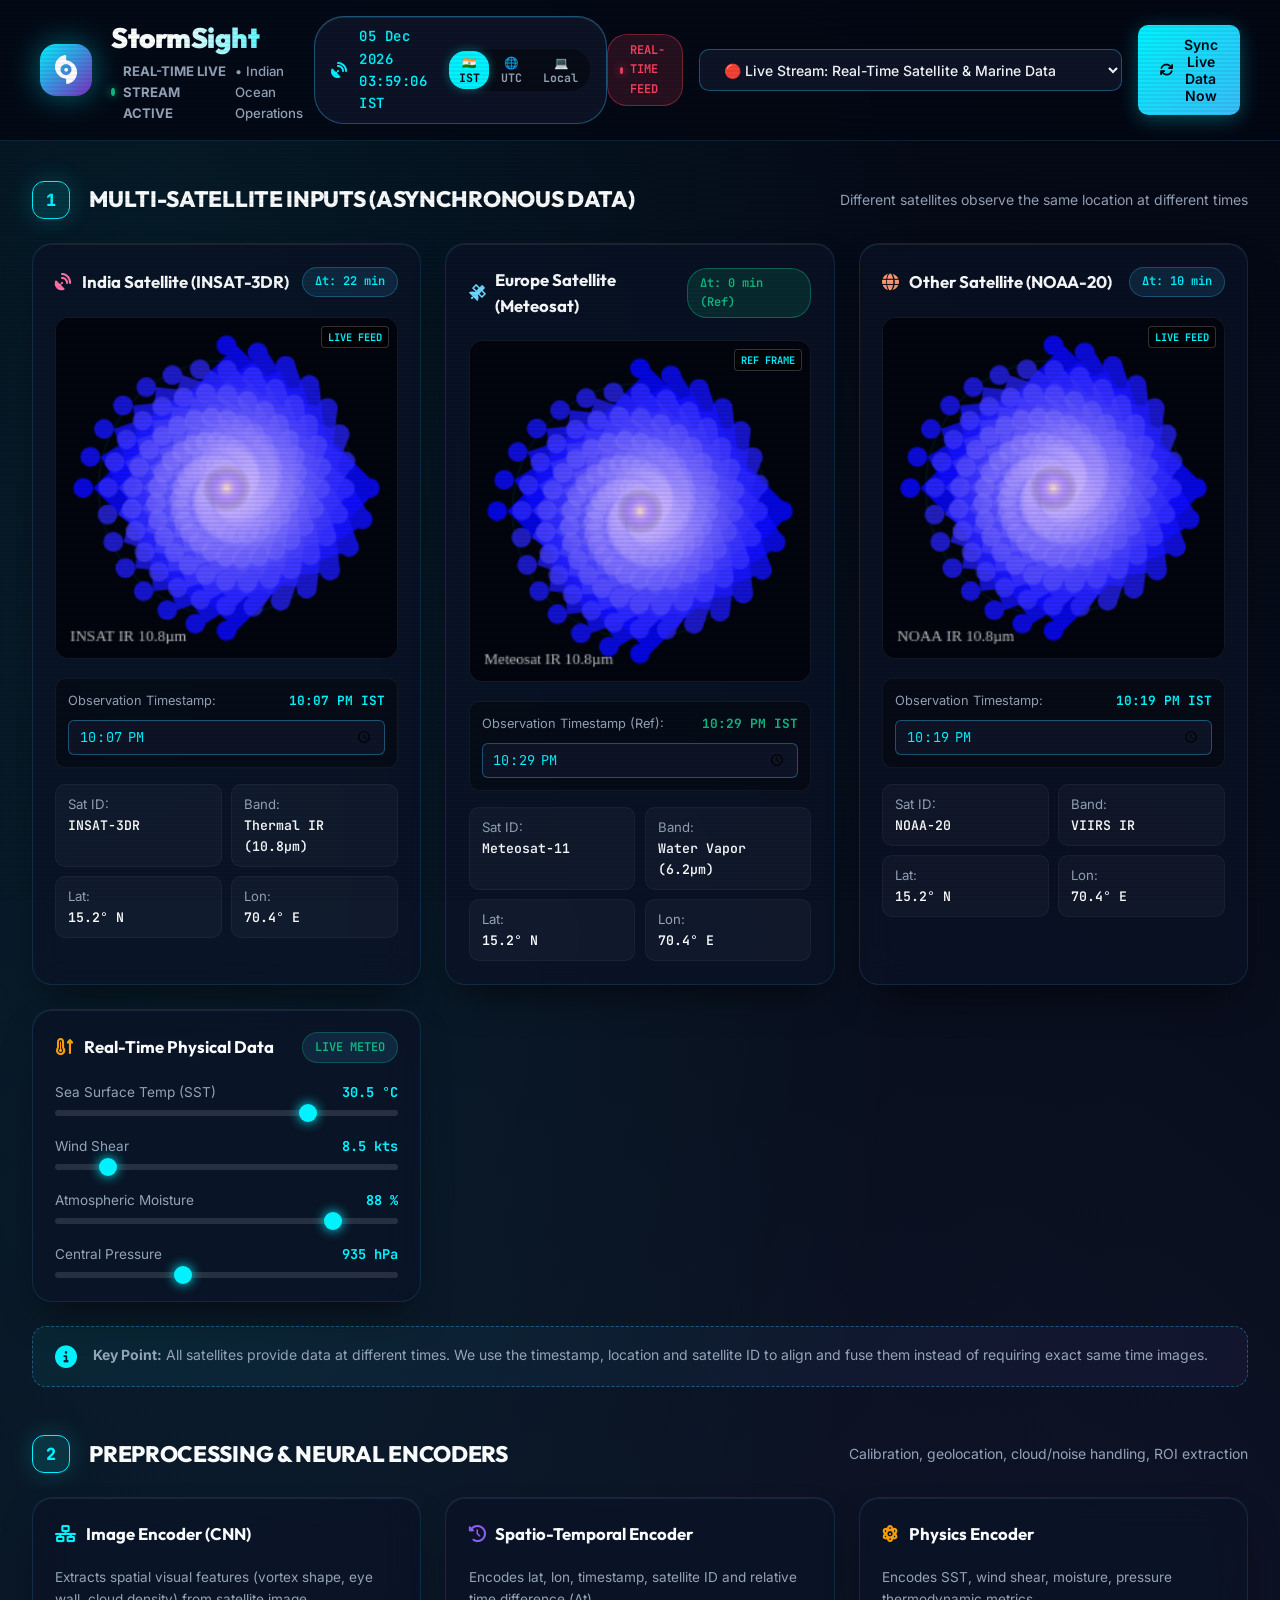
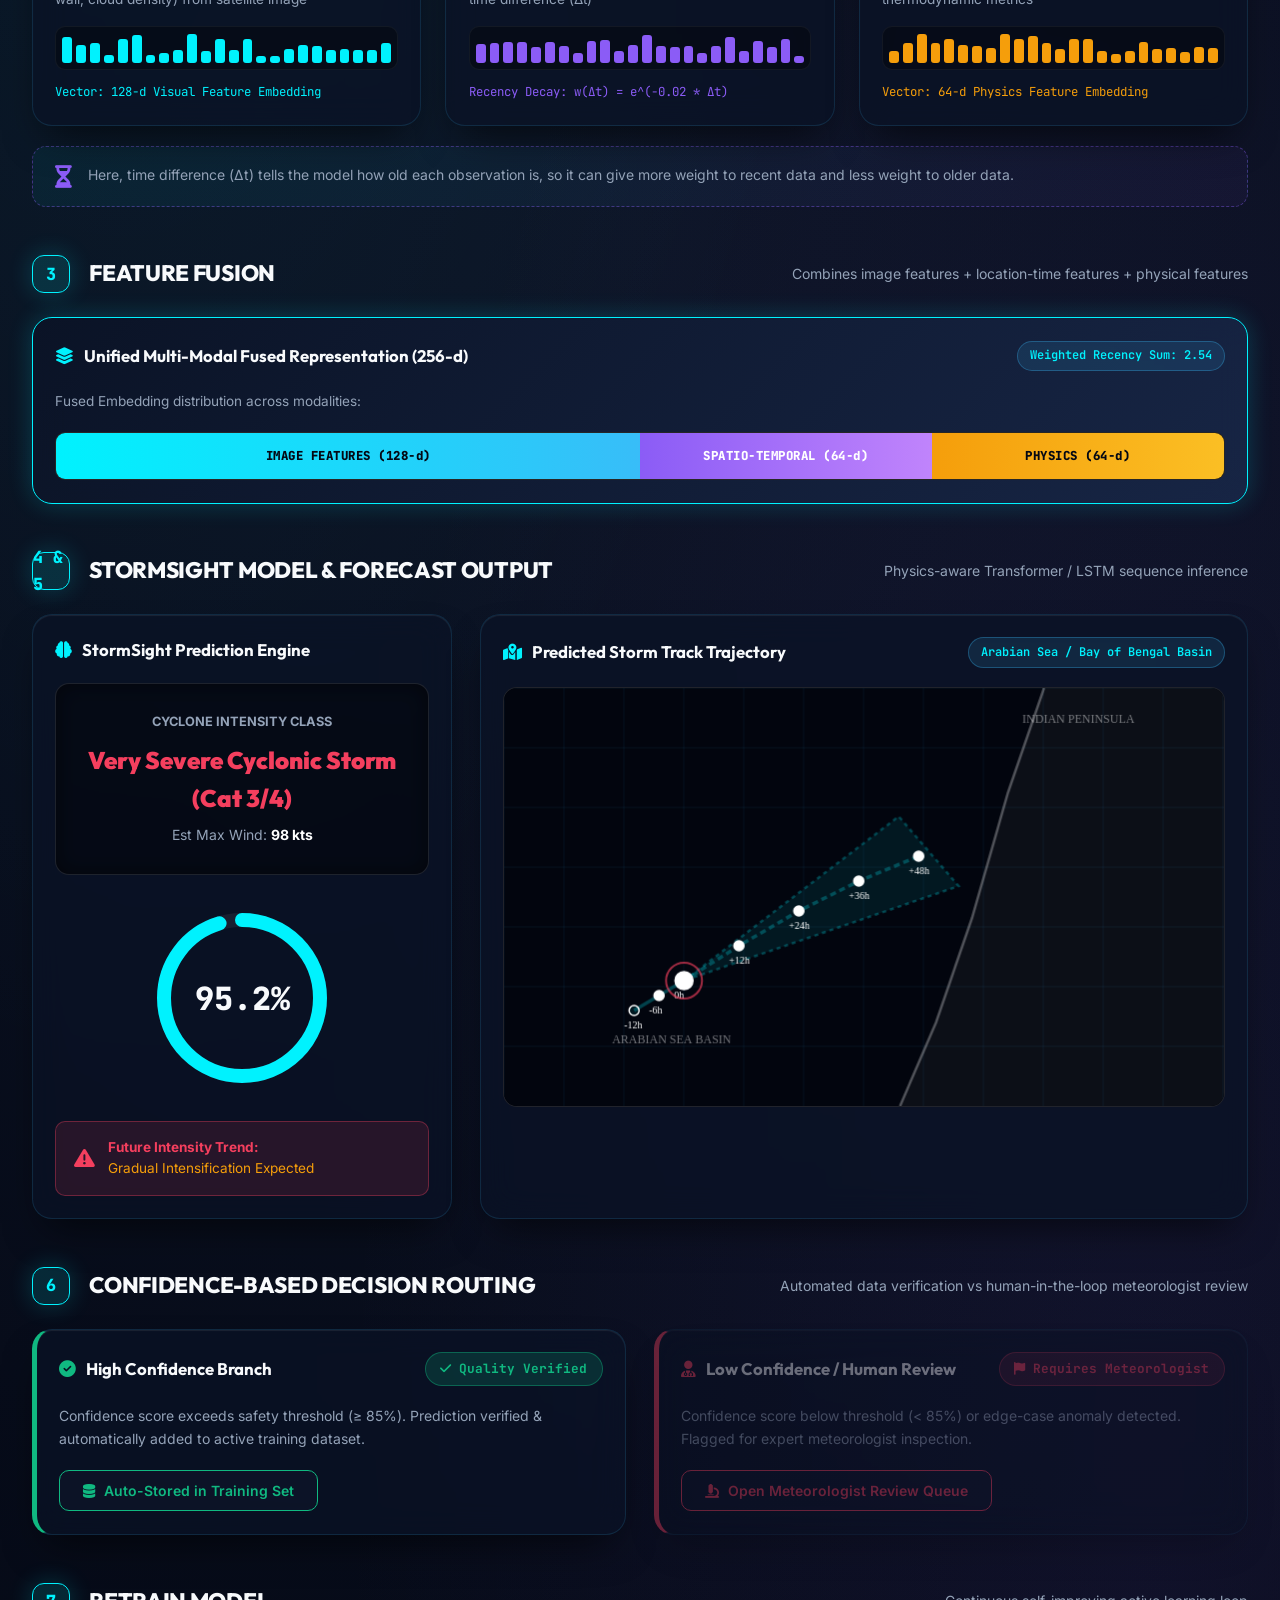
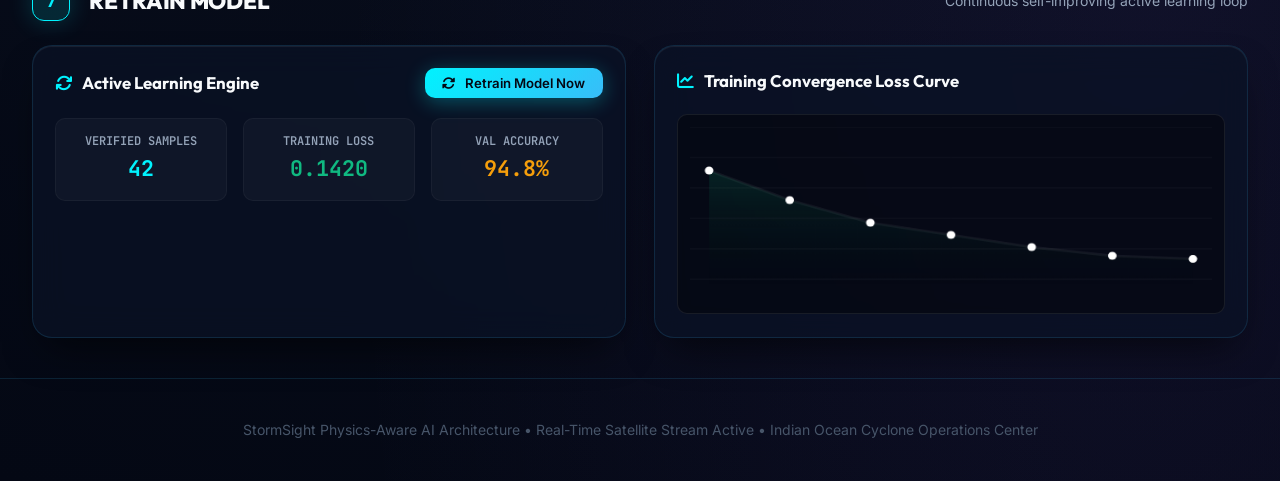
<file: index.html>
<!DOCTYPE html>
<html lang="en">
<head>
  <meta charset="UTF-8">
  <meta name="viewport" content="width=device-width, initial-scale=1.0">
  <title>StormSight - Real-Time Physics-Aware AI Cyclone Prediction</title>
  <meta name="description" content="Real-Time Physics-Aware AI system fusing multi-satellite asynchronous observations and thermodynamic parameters for early cyclone prediction.">
  <link rel="stylesheet" href="style.css">
  <link rel="stylesheet" href="https://cdnjs.cloudflare.com/ajax/libs/font-awesome/6.4.0/css/all.min.css">
</head>
<body>

  <!-- Header -->
  <header class="header">
    <div class="brand">
      <div class="brand-icon-wrapper">
        <div class="brand-icon">
          <i class="fa-solid fa-hurricane"></i>
        </div>
      </div>
      <div class="brand-text">
        <h1>StormSight</h1>
        <p><span class="status-dot"></span> <strong>REAL-TIME LIVE STREAM ACTIVE</strong> • Indian Ocean Operations</p>
      </div>
    </div>

    <!-- Indian Standard Time (IST) Clock & Live Ticker -->
    <div class="time-clock-badge">
      <i class="fa-solid fa-satellite-dish" style="color: var(--primary-cyan); animation: pulseDot 1.5s infinite;"></i>
      <span id="liveClockDisplay" class="clock-text">Loading Live IST Time...</span>
      <div class="time-zone-toggle">
        <button id="tzIST" class="tz-btn active">🇮🇳 IST</button>
        <button id="tzUTC" class="tz-btn">🌐 UTC</button>
        <button id="tzLOCAL" class="tz-btn">💻 Local</button>
      </div>
    </div>

    <div class="header-actions">
      <div id="liveStreamBadge" class="live-stream-badge">
        <span class="live-pulse"></span> REAL-TIME FEED
      </div>
      <select id="scenarioSelect" class="scenario-select" aria-label="Select Cyclone Preset Scenario">
        <option value="live">🔴 Live Stream: Real-Time Satellite & Marine Data</option>
        <option value="amphan">Real Case: Super Cyclonic Storm Amphan (May 2020)</option>
        <option value="katrina">Real Case: Hurricane Katrina (Aug 2005)</option>
        <option value="fani">Real Case: Cyclone Fani (May 2019)</option>
        <option value="severe">Preset: Very Severe Cyclone (Category 4)</option>
        <option value="rapid">Preset: Rapid Intensification (High Risk)</option>
        <option value="weakening">Preset: High Shear Dissipating Storm</option>
      </select>
      <button id="btnFetchLiveData" class="btn btn-primary">
        <i class="fa-solid fa-arrows-rotate"></i> Sync Live Data Now
      </button>
    </div>
  </header>

  <main class="app-container">

    <!-- STAGE 1: MULTI-SATELLITE INPUTS (ASYNCHRONOUS DATA) -->
    <section class="pipeline-section">
      <div class="section-header">
        <div class="section-number">1</div>
        <h2 class="section-title">Multi-Satellite Inputs (Asynchronous Data)</h2>
        <span class="section-desc">Different satellites observe the same location at different times</span>
      </div>

      <div class="satellite-grid">
        
        <!-- India Satellite (INSAT-3DR) -->
        <div class="card sat-card" id="cardINSAT">
          <div class="card-header">
            <span class="card-title-text"><i class="fa-solid fa-satellite-dish" style="color: #ff70a6;"></i> India Satellite (INSAT-3DR)</span>
            <span id="badgeINSAT" class="card-badge">Δt: 20 min</span>
          </div>

          <div class="sat-canvas-container">
            <canvas id="canvasINSAT" class="sat-canvas"></canvas>
            <div class="sat-live-tag">LIVE FEED</div>
          </div>

          <!-- Interactive Satellite Observation Time Control -->
          <div class="sat-time-control">
            <div class="sat-time-header">
              <span>Observation Timestamp:</span>
              <strong id="labelTimeINSAT" style="color: var(--primary-cyan); font-family: var(--font-mono);">Calculating...</strong>
            </div>
            <input type="time" id="inputTimeINSAT" class="sat-time-input">
          </div>

          <div class="meta-grid">
            <div class="meta-item">Sat ID: <span>INSAT-3DR</span></div>
            <div class="meta-item">Band: <span>Thermal IR (10.8µm)</span></div>
            <div class="meta-item">Lat: <span>15.2° N</span></div>
            <div class="meta-item">Lon: <span>70.4° E</span></div>
          </div>
        </div>

        <!-- Europe Satellite (Meteosat-11) -->
        <div class="card sat-card" id="cardMeteosat">
          <div class="card-header">
            <span class="card-title-text"><i class="fa-solid fa-satellite" style="color: #70d6ff;"></i> Europe Satellite (Meteosat)</span>
            <span id="badgeMeteosat" class="card-badge delta-ref">Δt: 0 min (Ref)</span>
          </div>

          <div class="sat-canvas-container">
            <canvas id="canvasMeteosat" class="sat-canvas"></canvas>
            <div class="sat-live-tag">REF FRAME</div>
          </div>

          <div class="sat-time-control">
            <div class="sat-time-header">
              <span>Observation Timestamp (Ref):</span>
              <strong id="labelTimeMeteosat" style="color: var(--success-emerald); font-family: var(--font-mono);">Calculating...</strong>
            </div>
            <input type="time" id="inputTimeMeteosat" class="sat-time-input">
          </div>

          <div class="meta-grid">
            <div class="meta-item">Sat ID: <span>Meteosat-11</span></div>
            <div class="meta-item">Band: <span>Water Vapor (6.2µm)</span></div>
            <div class="meta-item">Lat: <span>15.2° N</span></div>
            <div class="meta-item">Lon: <span>70.4° E</span></div>
          </div>
        </div>

        <!-- Other Satellite (NOAA-20) -->
        <div class="card sat-card" id="cardNOAA">
          <div class="card-header">
            <span class="card-title-text"><i class="fa-solid fa-globe" style="color: #ff9770;"></i> Other Satellite (NOAA-20)</span>
            <span id="badgeNOAA" class="card-badge">Δt: 10 min</span>
          </div>

          <div class="sat-canvas-container">
            <canvas id="canvasNOAA" class="sat-canvas"></canvas>
            <div class="sat-live-tag">LIVE FEED</div>
          </div>

          <div class="sat-time-control">
            <div class="sat-time-header">
              <span>Observation Timestamp:</span>
              <strong id="labelTimeNOAA" style="color: var(--primary-cyan); font-family: var(--font-mono);">Calculating...</strong>
            </div>
            <input type="time" id="inputTimeNOAA" class="sat-time-input">
          </div>

          <div class="meta-grid">
            <div class="meta-item">Sat ID: <span>NOAA-20</span></div>
            <div class="meta-item">Band: <span>VIIRS IR</span></div>
            <div class="meta-item">Lat: <span>15.2° N</span></div>
            <div class="meta-item">Lon: <span>70.4° E</span></div>
          </div>
        </div>

        <!-- Additional Physical Data Card -->
        <div class="card physics-card">
          <div class="card-header">
            <span class="card-title-text"><i class="fa-solid fa-temperature-arrow-up" style="color: var(--warning-amber);"></i> Real-Time Physical Data</span>
            <span id="badgeDataSync" class="card-badge" style="color: var(--success-emerald); border-color: rgba(16,185,129,0.3);">LIVE METEO</span>
          </div>
          
          <div class="param-slider-group">
            <div class="slider-item">
              <div class="slider-label">
                <span>Sea Surface Temp (SST)</span>
                <strong id="valSST">30.5 °C</strong>
              </div>
              <input type="range" id="inputSST" min="20" max="34" step="0.5" value="30.5">
            </div>

            <div class="slider-item">
              <div class="slider-label">
                <span>Wind Shear</span>
                <strong id="valShear">8.5 kts</strong>
              </div>
              <input type="range" id="inputShear" min="2" max="50" step="0.5" value="8.5">
            </div>

            <div class="slider-item">
              <div class="slider-label">
                <span>Atmospheric Moisture</span>
                <strong id="valMoisture">88 %</strong>
              </div>
              <input type="range" id="inputMoisture" min="30" max="100" step="1" value="88">
            </div>

            <div class="slider-item">
              <div class="slider-label">
                <span>Central Pressure</span>
                <strong id="valPressure">935 hPa</strong>
              </div>
              <input type="range" id="inputPressure" min="890" max="1013" step="1" value="935">
            </div>
          </div>
        </div>

      </div>

      <!-- Key Point Callout -->
      <div class="key-point-box" style="margin-top: 1.5rem;">
        <i class="fa-solid fa-circle-info"></i>
        <div>
          <strong>Key Point:</strong> All satellites provide data at different times. We use the timestamp, location and satellite ID to align and fuse them instead of requiring exact same time images.
        </div>
      </div>
    </section>


    <!-- STAGE 2: PREPROCESSING & ENCODERS -->
    <section class="pipeline-section">
      <div class="section-header">
        <div class="section-number">2</div>
        <h2 class="section-title">Preprocessing & Neural Encoders</h2>
        <span class="section-desc">Calibration, geolocation, cloud/noise handling, ROI extraction</span>
      </div>

      <div class="encoder-grid">
        
        <!-- Image Encoder (CNN) -->
        <div class="card">
          <div class="card-header">
            <span class="card-title-text"><i class="fa-solid fa-network-wired" style="color: var(--primary-cyan);"></i> Image Encoder (CNN)</span>
          </div>
          <p style="font-size: 0.85rem; color: var(--text-muted);">Extracts spatial visual features (vortex shape, eye wall, cloud density) from satellite image</p>
          <div class="feature-bars" id="barsImage"></div>
          <div style="font-family: var(--font-mono); font-size: 0.775rem; color: var(--primary-cyan); margin-top: 0.75rem;">
            Vector: 128-d Visual Feature Embedding
          </div>
        </div>

        <!-- Spatio-Temporal Encoder -->
        <div class="card">
          <div class="card-header">
            <span class="card-title-text"><i class="fa-solid fa-clock-rotate-left" style="color: var(--accent-violet);"></i> Spatio-Temporal Encoder</span>
          </div>
          <p style="font-size: 0.85rem; color: var(--text-muted);">Encodes lat, lon, timestamp, satellite ID and relative time difference (Δt)</p>
          <div class="feature-bars" id="barsST"></div>
          <div style="font-family: var(--font-mono); font-size: 0.775rem; color: var(--accent-violet); margin-top: 0.75rem;">
            Recency Decay: w(Δt) = e^(-0.02 * Δt)
          </div>
        </div>

        <!-- Physics Encoder -->
        <div class="card">
          <div class="card-header">
            <span class="card-title-text"><i class="fa-solid fa-atom" style="color: var(--warning-amber);"></i> Physics Encoder</span>
          </div>
          <p style="font-size: 0.85rem; color: var(--text-muted);">Encodes SST, wind shear, moisture, pressure thermodynamic metrics</p>
          <div class="feature-bars" id="barsPhysics"></div>
          <div style="font-family: var(--font-mono); font-size: 0.775rem; color: var(--warning-amber); margin-top: 0.75rem;">
            Vector: 64-d Physics Feature Embedding
          </div>
        </div>

      </div>

      <div class="key-point-box" style="margin-top: 1.25rem; border-color: rgba(139, 92, 246, 0.4);">
        <i class="fa-solid fa-hourglass-half" style="color: var(--accent-violet);"></i>
        <div>
          Here, time difference (Δt) tells the model how old each observation is, so it can give more weight to recent data and less weight to older data.
        </div>
      </div>
    </section>


    <!-- STAGE 3: FEATURE FUSION -->
    <section class="pipeline-section">
      <div class="section-header">
        <div class="section-number">3</div>
        <h2 class="section-title">Feature Fusion</h2>
        <span class="section-desc">Combines image features + location-time features + physical features</span>
      </div>

      <div class="card fusion-card">
        <div class="card-header">
          <span class="card-title-text"><i class="fa-solid fa-layer-group" style="color: var(--primary-cyan);"></i> Unified Multi-Modal Fused Representation (256-d)</span>
          <span class="card-badge" id="badgeFusionWeight">Weighted Recency Sum: 2.54</span>
        </div>
        <p style="font-size: 0.85rem; color: var(--text-muted);">Fused Embedding distribution across modalities:</p>

        <div class="fusion-bar-combined">
          <div class="fusion-seg seg-img">IMAGE FEATURES (128-d)</div>
          <div class="fusion-seg seg-st">SPATIO-TEMPORAL (64-d)</div>
          <div class="fusion-seg seg-phys">PHYSICS (64-d)</div>
        </div>
      </div>
    </section>


    <!-- STAGES 4 & 5: STORMSIGHT MODEL & OUTPUT -->
    <section class="pipeline-section">
      <div class="section-header">
        <div class="section-number">4 & 5</div>
        <h2 class="section-title">StormSight Model & Forecast Output</h2>
        <span class="section-desc">Physics-aware Transformer / LSTM sequence inference</span>
      </div>

      <div class="output-grid">
        
        <!-- Predictions Panel -->
        <div class="card">
          <div class="card-header">
            <span class="card-title-text"><i class="fa-solid fa-brain" style="color: var(--primary-cyan);"></i> StormSight Prediction Engine</span>
          </div>

          <div class="intensity-badge-box">
            <div style="font-size: 0.8rem; color: var(--text-muted); text-transform: uppercase; font-weight: 700;">Cyclone Intensity Class</div>
            <div id="textIntensityClass" class="intensity-title">Very Severe Cyclonic Storm</div>
            <div style="font-size: 0.875rem; color: var(--text-muted); margin-top: 0.4rem;">Est Max Wind: <span id="textWindSpeed" style="color: #fff; font-weight: 700;">95 kts</span></div>
          </div>

          <div class="confidence-gauge-container">
            <svg width="190" height="190" viewBox="0 0 190 190">
              <circle cx="95" cy="95" r="78" fill="none" stroke="rgba(255,255,255,0.06)" stroke-width="14"/>
              <circle id="gaugeConfidence" cx="95" cy="95" r="78" fill="none" stroke="var(--primary-cyan)" stroke-width="14"
                      stroke-dasharray="490" stroke-dashoffset="30" stroke-linecap="round" transform="rotate(-90 95 95)" style="transition: stroke-dashoffset 1s ease;"/>
            </svg>
            <div id="valConfidence" class="confidence-val">96.1%</div>
          </div>

          <div style="background: rgba(244, 63, 94, 0.12); border: 1px solid rgba(244, 63, 94, 0.35); padding: 0.9rem 1.1rem; border-radius: var(--radius-sm); font-size: 0.85rem; color: var(--danger-crimson); display: flex; align-items: center; gap: 0.8rem;">
            <i class="fa-solid fa-triangle-exclamation" style="font-size: 1.3rem;"></i>
            <div>
              <strong>Future Intensity Trend:</strong><br>
              <span id="textTrend">Rapid Intensification Warning (⚠️ High Risk)</span>
            </div>
          </div>
        </div>

        <!-- Interactive Map Panel -->
        <div class="card">
          <div class="card-header">
            <span class="card-title-text"><i class="fa-solid fa-map-location-dot" style="color: var(--primary-cyan);"></i> Predicted Storm Track Trajectory</span>
            <span class="card-badge">Arabian Sea / Bay of Bengal Basin</span>
          </div>

          <div class="track-map-container">
            <canvas id="trackMapCanvas"></canvas>
          </div>
        </div>

      </div>
    </section>


    <!-- STAGE 6: CONFIDENCE-BASED DECISION -->
    <section class="pipeline-section">
      <div class="section-header">
        <div class="section-number">6</div>
        <h2 class="section-title">Confidence-Based Decision Routing</h2>
        <span class="section-desc">Automated data verification vs human-in-the-loop meteorologist review</span>
      </div>

      <div class="decision-grid">
        
        <!-- High Confidence Path -->
        <div class="card decision-card high-conf" id="cardHighConf">
          <div class="card-header">
            <span class="card-title-text"><i class="fa-solid fa-circle-check" style="color: var(--success-emerald);"></i> High Confidence Branch</span>
            <span class="badge-status status-green"><i class="fa-solid fa-check"></i> Quality Verified</span>
          </div>
          <p style="font-size: 0.875rem; color: var(--text-muted); margin-bottom: 1.25rem;">
            Confidence score exceeds safety threshold (≥ 85%). Prediction verified & automatically added to active training dataset.
          </p>
          <button class="btn btn-outline" style="border-color: var(--success-emerald); color: var(--success-emerald);">
            <i class="fa-solid fa-database"></i> Auto-Stored in Training Set
          </button>
        </div>

        <!-- Low Confidence Path -->
        <div class="card decision-card low-conf" id="cardLowConf">
          <div class="card-header">
            <span class="card-title-text"><i class="fa-solid fa-user-doctor" style="color: var(--danger-crimson);"></i> Low Confidence / Human Review</span>
            <span class="badge-status status-red"><i class="fa-solid fa-flag"></i> Requires Meteorologist</span>
          </div>
          <p style="font-size: 0.875rem; color: var(--text-muted); margin-bottom: 1.25rem;">
            Confidence score below threshold (&lt; 85%) or edge-case anomaly detected. Flagged for expert meteorologist inspection.
          </p>
          <button id="btnOpenReviewModal" class="btn btn-outline" style="border-color: var(--danger-crimson); color: var(--danger-crimson);">
            <i class="fa-solid fa-microscope"></i> Open Meteorologist Review Queue
          </button>
        </div>

      </div>
    </section>


    <!-- STAGE 7: RETRAIN MODEL -->
    <section class="pipeline-section">
      <div class="section-header">
        <div class="section-number">7</div>
        <h2 class="section-title">Retrain Model</h2>
        <span class="section-desc">Continuous self-improving active learning loop</span>
      </div>

      <div class="retrain-grid">
        <div class="card">
          <div class="card-header">
            <span class="card-title-text"><i class="fa-solid fa-arrows-rotate" style="color: var(--primary-cyan);"></i> Active Learning Engine</span>
            <button id="btnTriggerRetrain" class="btn btn-primary" style="padding: 0.45rem 1.1rem; font-size: 0.825rem;">
              <i class="fa-solid fa-rotate"></i> Retrain Model Now
            </button>
          </div>

          <div style="display: grid; grid-template-columns: 1fr 1fr 1fr; gap: 1rem; margin-top: 1.2rem;">
            <div class="meta-item" style="text-align: center; padding: 0.85rem;">
              <span style="color: var(--text-muted); font-size: 0.75rem;">VERIFIED SAMPLES</span>
              <strong id="valRetrainSamples" style="font-size: 1.35rem; font-family: var(--font-mono); color: var(--primary-cyan);">42</strong>
            </div>

            <div class="meta-item" style="text-align: center; padding: 0.85rem;">
              <span style="color: var(--text-muted); font-size: 0.75rem;">TRAINING LOSS</span>
              <strong id="valTrainingLoss" style="font-size: 1.35rem; font-family: var(--font-mono); color: var(--success-emerald);">0.1420</strong>
            </div>

            <div class="meta-item" style="text-align: center; padding: 0.85rem;">
              <span style="color: var(--text-muted); font-size: 0.75rem;">VAL ACCURACY</span>
              <strong id="valRetrainAcc" style="font-size: 1.35rem; font-family: var(--font-mono); color: var(--warning-amber);">94.8%</strong>
            </div>
          </div>
        </div>

        <div class="card">
          <div class="card-header">
            <span class="card-title-text"><i class="fa-solid fa-chart-line" style="color: var(--primary-cyan);"></i> Training Convergence Loss Curve</span>
          </div>
          <div class="loss-chart-container">
            <canvas id="lossCanvas"></canvas>
          </div>
        </div>
      </div>
    </section>

  </main>

  <!-- Meteorologist Review Modal -->
  <div id="reviewModal" class="modal-backdrop">
    <div class="modal-content">
      <div style="display: flex; justify-content: space-between; align-items: center; margin-bottom: 1.5rem;">
        <h3 style="font-size: 1.25rem; font-weight: 700; color: var(--text-main);">
          <i class="fa-solid fa-user-check" style="color: var(--primary-cyan);"></i> Meteorologist Verification Panel
        </h3>
        <button id="btnCloseModal" style="background: none; border: none; color: var(--text-muted); font-size: 1.4rem; cursor: pointer;">&times;</button>
      </div>
      <p style="font-size: 0.9rem; color: var(--text-muted); margin-bottom: 1.25rem;">
        Sample flagged for review due to conflicting microwave radar observations vs IR thermal signatures.
      </p>
      <div style="background: rgba(0,0,0,0.5); padding: 1.1rem; border-radius: var(--radius-sm); font-size: 0.85rem; font-family: var(--font-mono); margin-bottom: 1.5rem; border: 1px solid rgba(255,255,255,0.08);">
        <div>Assessed Intensity: Very Severe Cyclonic Storm</div>
        <div>Model Confidence: 78.4% (Below 85% Threshold)</div>
        <div>Suggested Override: Confirm Category 3 Status</div>
      </div>
      <div style="display: flex; gap: 1rem; justify-content: flex-end;">
        <button id="btnApproveOverride" class="btn btn-primary">
          <i class="fa-solid fa-check"></i> Approve & Add to Dataset
        </button>
      </div>
    </div>
  </div>

  <footer class="footer">
    StormSight Physics-Aware AI Architecture • Real-Time Satellite Stream Active • Indian Ocean Cyclone Operations Center
  </footer>

  <script src="app.js"></script>
</body>
</html>
</file>
<file: style.css>
/* StormSight Premium Design System & Weather Operations Theme */
@import url('https://fonts.googleapis.com/css2?family=Inter:wght@300;400;500;600;700&family=JetBrains+Mono:wght@400;500;700&family=Outfit:wght@400;500;600;700;800;900&display=swap');

:root {
  --bg-dark: #040814;
  --bg-card: rgba(11, 19, 38, 0.72);
  --bg-card-hover: rgba(18, 30, 58, 0.85);
  --border-card: rgba(56, 189, 248, 0.14);
  --border-card-bright: rgba(56, 189, 248, 0.38);
  
  --primary-cyan: #00f2fe;
  --primary-blue: #38bdf8;
  --accent-violet: #8b5cf6;
  --accent-pink: #ec4899;
  --success-emerald: #10b981;
  --warning-amber: #f59e0b;
  --danger-crimson: #f43f5e;
  
  --text-main: #f8fafc;
  --text-muted: #94a3b8;
  --text-dim: #475569;
  
  --font-display: 'Outfit', sans-serif;
  --font-sans: 'Inter', sans-serif;
  --font-mono: 'JetBrains Mono', monospace;
  
  --glow-cyan: 0 0 25px rgba(0, 242, 254, 0.2);
  --glow-emerald: 0 0 25px rgba(16, 185, 129, 0.25);
  --shadow-card: 0 20px 40px -15px rgba(0, 0, 0, 0.65), inset 0 1px 1px rgba(255, 255, 255, 0.08);
  --radius-lg: 20px;
  --radius-md: 14px;
  --radius-sm: 10px;
}

* {
  box-sizing: border-box;
  margin: 0;
  padding: 0;
}

body {
  background-color: var(--bg-dark);
  background-image: 
    radial-gradient(ellipse at 10% 10%, rgba(0, 242, 254, 0.08) 0%, transparent 50%),
    radial-gradient(ellipse at 90% 85%, rgba(139, 92, 246, 0.08) 0%, transparent 50%),
    radial-gradient(circle at 50% 50%, rgba(15, 23, 42, 0.8) 0%, #040814 100%);
  color: var(--text-main);
  font-family: var(--font-sans);
  min-height: 100vh;
  line-height: 1.6;
  overflow-x: hidden;
  position: relative;
}

/* Ambient Scanlines Effect */
body::before {
  content: "";
  position: fixed;
  top: 0; left: 0; width: 100vw; height: 100vh;
  background: linear-gradient(rgba(18, 16, 16, 0) 50%, rgba(0, 0, 0, 0.15) 50%);
  background-size: 100% 4px;
  z-index: 9999;
  pointer-events: none;
  opacity: 0.4;
}

/* Header Navbar */
.header {
  display: flex;
  justify-content: space-between;
  align-items: center;
  padding: 1rem 2.5rem;
  background: rgba(4, 8, 20, 0.82);
  backdrop-filter: blur(20px);
  -webkit-backdrop-filter: blur(20px);
  border-bottom: 1px solid var(--border-card);
  position: sticky;
  top: 0;
  z-index: 100;
}

.brand {
  display: flex;
  align-items: center;
  gap: 1.2rem;
}

.brand-icon-wrapper {
  position: relative;
}

.brand-icon {
  width: 52px;
  height: 52px;
  background: linear-gradient(135deg, #00f2fe, #7b2cbf);
  border-radius: 16px;
  display: flex;
  align-items: center;
  justify-content: center;
  font-size: 1.85rem;
  color: #fff;
  box-shadow: 0 0 30px rgba(0, 242, 254, 0.4);
  animation: spinHurricane 22s linear infinite;
}

@keyframes spinHurricane {
  from { transform: rotate(0deg); }
  to { transform: rotate(360deg); }
}

.brand-text h1 {
  font-family: var(--font-display);
  font-size: 1.75rem;
  font-weight: 900;
  letter-spacing: -0.5px;
  background: linear-gradient(90deg, #ffffff 30%, var(--primary-cyan) 100%);
  -webkit-background-clip: text;
  -webkit-text-fill-color: transparent;
}

.brand-text p {
  font-size: 0.825rem;
  color: var(--text-muted);
  font-weight: 500;
  display: flex;
  align-items: center;
  gap: 0.5rem;
}

.status-dot {
  width: 8px;
  height: 8px;
  background-color: var(--success-emerald);
  border-radius: 50%;
  box-shadow: 0 0 10px var(--success-emerald);
  animation: pulseDot 2s infinite;
}

@keyframes pulseDot {
  0% { transform: scale(0.95); opacity: 0.7; }
  50% { transform: scale(1.3); opacity: 1; }
  100% { transform: scale(0.95); opacity: 0.7; }
}

.live-stream-badge {
  display: flex;
  align-items: center;
  gap: 0.4rem;
  font-family: var(--font-mono);
  font-size: 0.75rem;
  font-weight: 700;
  color: var(--danger-crimson);
  background: rgba(244, 63, 94, 0.15);
  border: 1px solid rgba(244, 63, 94, 0.4);
  padding: 0.4rem 0.8rem;
  border-radius: 20px;
}

.live-pulse {
  width: 7px;
  height: 7px;
  background-color: var(--danger-crimson);
  border-radius: 50%;
  box-shadow: 0 0 8px var(--danger-crimson);
  animation: pulseDot 1s infinite;
}

.sat-live-tag {
  position: absolute;
  top: 8px;
  right: 8px;
  background: rgba(0, 0, 0, 0.65);
  border: 1px solid rgba(255, 255, 255, 0.2);
  color: var(--primary-cyan);
  font-family: var(--font-mono);
  font-size: 0.65rem;
  font-weight: 700;
  padding: 2px 6px;
  border-radius: 4px;
}

/* Time Clock Badge */
.time-clock-badge {
  display: flex;
  align-items: center;
  gap: 0.75rem;
  background: rgba(15, 23, 42, 0.85);
  border: 1px solid var(--border-card-bright);
  padding: 0.5rem 1rem;
  border-radius: 30px;
  box-shadow: inset 0 1px 1px rgba(255, 255, 255, 0.1);
}

.clock-text {
  font-family: var(--font-mono);
  font-size: 0.875rem;
  font-weight: 600;
  color: var(--primary-cyan);
  letter-spacing: 0.5px;
}

.time-zone-toggle {
  display: flex;
  background: rgba(0, 0, 0, 0.4);
  border-radius: 20px;
  padding: 2px;
  gap: 2px;
}

.tz-btn {
  background: transparent;
  border: none;
  color: var(--text-muted);
  font-family: var(--font-mono);
  font-size: 0.725rem;
  font-weight: 700;
  padding: 0.25rem 0.6rem;
  border-radius: 16px;
  cursor: pointer;
  transition: all 0.2s ease;
}

.tz-btn.active {
  background: var(--primary-cyan);
  color: #040814;
  box-shadow: 0 0 10px rgba(0, 242, 254, 0.4);
}

.header-actions {
  display: flex;
  align-items: center;
  gap: 1rem;
}

.scenario-select {
  background: rgba(15, 23, 42, 0.9);
  border: 1px solid var(--border-card-bright);
  color: var(--text-main);
  padding: 0.65rem 1.25rem;
  border-radius: var(--radius-sm);
  font-family: var(--font-sans);
  font-size: 0.875rem;
  font-weight: 500;
  cursor: pointer;
  outline: none;
  transition: all 0.25s ease;
}

.scenario-select:hover {
  border-color: var(--primary-cyan);
  box-shadow: var(--glow-cyan);
}

.btn {
  display: inline-flex;
  align-items: center;
  gap: 0.6rem;
  padding: 0.7rem 1.4rem;
  border-radius: var(--radius-sm);
  font-family: var(--font-sans);
  font-weight: 600;
  font-size: 0.875rem;
  cursor: pointer;
  border: none;
  transition: all 0.25s cubic-bezier(0.16, 1, 0.3, 1);
}

.btn-primary {
  background: linear-gradient(135deg, var(--primary-cyan), var(--primary-blue));
  color: #040814;
  box-shadow: 0 4px 20px rgba(0, 242, 254, 0.3);
}

.btn-primary:hover {
  transform: translateY(-2px);
  box-shadow: 0 6px 25px rgba(0, 242, 254, 0.45);
}

.btn-outline {
  background: rgba(15, 23, 42, 0.6);
  border: 1px solid var(--border-card-bright);
  color: var(--text-main);
}

.btn-outline:hover {
  background: rgba(56, 189, 248, 0.12);
  border-color: var(--primary-cyan);
}

/* App Container */
.app-container {
  max-width: 1440px;
  margin: 0 auto;
  padding: 2.5rem 2rem;
  display: flex;
  flex-direction: column;
  gap: 3rem;
}

/* Section Header */
.section-header {
  display: flex;
  align-items: center;
  gap: 1.2rem;
  margin-bottom: 1.5rem;
}

.section-number {
  width: 38px;
  height: 38px;
  background: rgba(0, 242, 254, 0.12);
  border: 1px solid var(--primary-cyan);
  color: var(--primary-cyan);
  border-radius: 12px;
  display: flex;
  align-items: center;
  justify-content: center;
  font-weight: 800;
  font-size: 1.05rem;
  font-family: var(--font-mono);
  box-shadow: var(--glow-cyan);
}

.section-title {
  font-family: var(--font-display);
  font-size: 1.4rem;
  font-weight: 800;
  letter-spacing: -0.3px;
  color: var(--text-main);
  text-transform: uppercase;
}

.section-desc {
  font-size: 0.875rem;
  color: var(--text-muted);
  margin-left: auto;
}

/* Satellite Grid Layout */
.satellite-grid {
  display: grid;
  grid-template-columns: repeat(3, 1fr) 360px;
  gap: 1.5rem;
}

@media (max-width: 1280px) {
  .satellite-grid {
    grid-template-columns: repeat(auto-fit, minmax(300px, 1fr));
  }
}

/* Glassmorphic Cards */
.card {
  background: var(--bg-card);
  backdrop-filter: blur(16px);
  -webkit-backdrop-filter: blur(16px);
  border: 1px solid var(--border-card);
  border-radius: var(--radius-lg);
  padding: 1.4rem;
  box-shadow: var(--shadow-card);
  transition: all 0.35s cubic-bezier(0.16, 1, 0.3, 1);
  position: relative;
  overflow: hidden;
}

.card:hover {
  border-color: var(--border-card-bright);
  transform: translateY(-3px);
  box-shadow: 0 25px 50px -20px rgba(0, 0, 0, 0.8), inset 0 1px 1px rgba(255, 255, 255, 0.15);
}

.card-header {
  display: flex;
  align-items: center;
  justify-content: space-between;
  margin-bottom: 1.2rem;
}

.card-title-text {
  font-family: var(--font-display);
  font-weight: 700;
  font-size: 1.05rem;
  display: flex;
  align-items: center;
  gap: 0.6rem;
}

.card-badge {
  font-size: 0.75rem;
  font-family: var(--font-mono);
  font-weight: 600;
  padding: 0.3rem 0.75rem;
  border-radius: 20px;
  background: rgba(56, 189, 248, 0.12);
  color: var(--primary-cyan);
  border: 1px solid rgba(56, 189, 248, 0.3);
}

.card-badge.delta-ref {
  background: rgba(16, 185, 129, 0.15);
  color: var(--success-emerald);
  border-color: rgba(16, 185, 129, 0.4);
}

/* Canvas Container */
.sat-canvas-container {
  width: 100%;
  aspect-ratio: 1 / 1;
  background: #02050e;
  border-radius: var(--radius-md);
  border: 1px solid rgba(255, 255, 255, 0.08);
  margin-bottom: 1.2rem;
  position: relative;
  overflow: hidden;
  box-shadow: inset 0 0 30px rgba(0,0,0,0.8);
}

.sat-canvas {
  width: 100%;
  height: 100%;
  display: block;
}

/* Interactive Time Selector inside Card */
.sat-time-control {
  background: rgba(0, 0, 0, 0.35);
  border: 1px solid rgba(255, 255, 255, 0.06);
  border-radius: var(--radius-sm);
  padding: 0.75rem;
  margin-bottom: 1rem;
  display: flex;
  flex-direction: column;
  gap: 0.5rem;
}

.sat-time-header {
  display: flex;
  justify-content: space-between;
  align-items: center;
  font-size: 0.8rem;
  color: var(--text-muted);
}

.sat-time-input {
  background: rgba(15, 23, 42, 0.9);
  border: 1px solid var(--border-card-bright);
  color: var(--primary-cyan);
  font-family: var(--font-mono);
  font-size: 0.85rem;
  padding: 0.4rem 0.6rem;
  border-radius: 6px;
  outline: none;
  width: 100%;
}

.meta-grid {
  display: grid;
  grid-template-columns: 1fr 1fr;
  gap: 0.6rem;
  font-size: 0.825rem;
  color: var(--text-muted);
}

.meta-item {
  background: rgba(255, 255, 255, 0.03);
  padding: 0.55rem 0.75rem;
  border-radius: var(--radius-sm);
  display: flex;
  flex-direction: column;
  border: 1px solid rgba(255, 255, 255, 0.04);
}

.meta-item span {
  font-family: var(--font-mono);
  color: var(--text-main);
  font-weight: 600;
}

/* Parameter Sliders */
.param-slider-group {
  display: flex;
  flex-direction: column;
  gap: 1.25rem;
}

.slider-item {
  display: flex;
  flex-direction: column;
  gap: 0.4rem;
}

.slider-label {
  display: flex;
  justify-content: space-between;
  font-size: 0.85rem;
  color: var(--text-muted);
}

.slider-label strong {
  color: var(--primary-cyan);
  font-family: var(--font-mono);
  font-weight: 700;
}

input[type="range"] {
  -webkit-appearance: none;
  appearance: none;
  width: 100%;
  height: 6px;
  background: rgba(255, 255, 255, 0.12);
  border-radius: 3px;
  outline: none;
}

input[type="range"]::-webkit-slider-thumb {
  -webkit-appearance: none;
  appearance: none;
  width: 18px;
  height: 18px;
  border-radius: 50%;
  background: var(--primary-cyan);
  cursor: pointer;
  box-shadow: 0 0 12px var(--primary-cyan);
  transition: transform 0.15s ease;
}

input[type="range"]::-webkit-slider-thumb:hover {
  transform: scale(1.25);
}

/* Key Point Box */
.key-point-box {
  background: linear-gradient(135deg, rgba(0, 242, 254, 0.06), rgba(139, 92, 246, 0.06));
  border: 1px dashed var(--border-card-bright);
  border-radius: var(--radius-md);
  padding: 1.1rem 1.4rem;
  font-size: 0.875rem;
  color: var(--text-muted);
  display: flex;
  align-items: flex-start;
  gap: 1rem;
}

.key-point-box i {
  font-size: 1.4rem;
  color: var(--primary-cyan);
  margin-top: 2px;
}

/* Encoders & Fusion Grid */
.encoder-grid {
  display: grid;
  grid-template-columns: repeat(3, 1fr);
  gap: 1.5rem;
}

.feature-bars {
  display: flex;
  gap: 4px;
  height: 44px;
  align-items: flex-end;
  margin-top: 1rem;
  background: rgba(0, 0, 0, 0.35);
  padding: 6px;
  border-radius: var(--radius-sm);
  border: 1px solid rgba(255, 255, 255, 0.05);
}

.f-bar {
  flex: 1;
  background: var(--primary-cyan);
  border-radius: 3px;
  transition: height 0.6s cubic-bezier(0.16, 1, 0.3, 1);
  min-height: 4px;
}

/* Fusion Card */
.fusion-card {
  background: linear-gradient(135deg, rgba(11, 19, 38, 0.95), rgba(24, 38, 70, 0.95));
  border: 1px solid var(--primary-cyan);
  box-shadow: var(--glow-cyan);
}

.fusion-bar-combined {
  display: flex;
  height: 48px;
  border-radius: var(--radius-sm);
  overflow: hidden;
  margin-top: 1.25rem;
  background: #000;
  border: 1px solid rgba(255, 255, 255, 0.15);
  box-shadow: inset 0 0 15px rgba(0,0,0,0.8);
}

.fusion-seg {
  display: flex;
  align-items: center;
  justify-content: center;
  font-size: 0.775rem;
  font-weight: 800;
  font-family: var(--font-mono);
  color: #040814;
  letter-spacing: 0.5px;
  transition: all 0.5s ease;
}

.seg-img { background: linear-gradient(90deg, #00f2fe, #38bdf8); width: 50%; }
.seg-st { background: linear-gradient(90deg, #8b5cf6, #c084fc); color: #fff; width: 25%; }
.seg-phys { background: linear-gradient(90deg, #f59e0b, #fbbf24); width: 25%; }

/* Forecast & Map Output */
.output-grid {
  display: grid;
  grid-template-columns: 420px 1fr;
  gap: 1.75rem;
}

.intensity-badge-box {
  text-align: center;
  padding: 1.75rem;
  background: rgba(0, 0, 0, 0.4);
  border-radius: var(--radius-md);
  border: 1px solid rgba(255, 255, 255, 0.1);
  box-shadow: inset 0 0 20px rgba(0,0,0,0.5);
}

.intensity-title {
  font-family: var(--font-display);
  font-size: 1.5rem;
  font-weight: 900;
  color: var(--danger-crimson);
  margin-top: 0.5rem;
}

.confidence-gauge-container {
  display: flex;
  justify-content: center;
  align-items: center;
  margin: 1.75rem 0;
  position: relative;
}

.confidence-val {
  position: absolute;
  font-family: var(--font-mono);
  font-size: 2rem;
  font-weight: 900;
  color: var(--text-main);
}

.track-map-container {
  width: 100%;
  height: 420px;
  background: #02050e;
  border-radius: var(--radius-md);
  border: 1px solid rgba(255, 255, 255, 0.12);
  position: relative;
  overflow: hidden;
  box-shadow: inset 0 0 40px rgba(0,0,0,0.9);
}

#trackMapCanvas {
  width: 100%;
  height: 100%;
  display: block;
}

/* Decision Branching */
.decision-grid {
  display: grid;
  grid-template-columns: 1fr 1fr;
  gap: 1.75rem;
}

.decision-card {
  border-left: 5px solid var(--border-card);
}

.decision-card.high-conf {
  border-left-color: var(--success-emerald);
}

.decision-card.low-conf {
  border-left-color: var(--danger-crimson);
}

.badge-status {
  display: inline-flex;
  align-items: center;
  gap: 0.5rem;
  padding: 0.35rem 0.9rem;
  border-radius: 20px;
  font-size: 0.8rem;
  font-weight: 700;
  font-family: var(--font-mono);
}

.status-green {
  background: rgba(16, 185, 129, 0.18);
  color: var(--success-emerald);
  border: 1px solid rgba(16, 185, 129, 0.4);
}

.status-red {
  background: rgba(244, 63, 94, 0.18);
  color: var(--danger-crimson);
  border: 1px solid rgba(244, 63, 94, 0.4);
}

/* Retrain Section */
.retrain-grid {
  display: grid;
  grid-template-columns: 1fr 1fr;
  gap: 1.75rem;
}

.loss-chart-container {
  height: 200px;
  background: rgba(0, 0, 0, 0.4);
  border-radius: var(--radius-sm);
  padding: 0.75rem;
  border: 1px solid rgba(255, 255, 255, 0.08);
}

#lossCanvas {
  width: 100%;
  height: 100%;
}

/* Footer */
.footer {
  text-align: center;
  padding: 2.5rem;
  border-top: 1px solid var(--border-card);
  font-size: 0.875rem;
  color: var(--text-dim);
}

/* Modal */
.modal-backdrop {
  position: fixed;
  top: 0; left: 0; width: 100vw; height: 100vh;
  background: rgba(2, 5, 14, 0.88);
  backdrop-filter: blur(12px);
  display: flex;
  align-items: center;
  justify-content: center;
  z-index: 1000;
  opacity: 0;
  pointer-events: none;
  transition: opacity 0.3s ease;
}

.modal-backdrop.active {
  opacity: 1;
  pointer-events: all;
}

.modal-content {
  background: var(--bg-card);
  border: 1px solid var(--primary-cyan);
  border-radius: var(--radius-lg);
  max-width: 520px;
  width: 90%;
  padding: 2.25rem;
  box-shadow: 0 0 60px rgba(0, 242, 254, 0.3);
}
</file>
